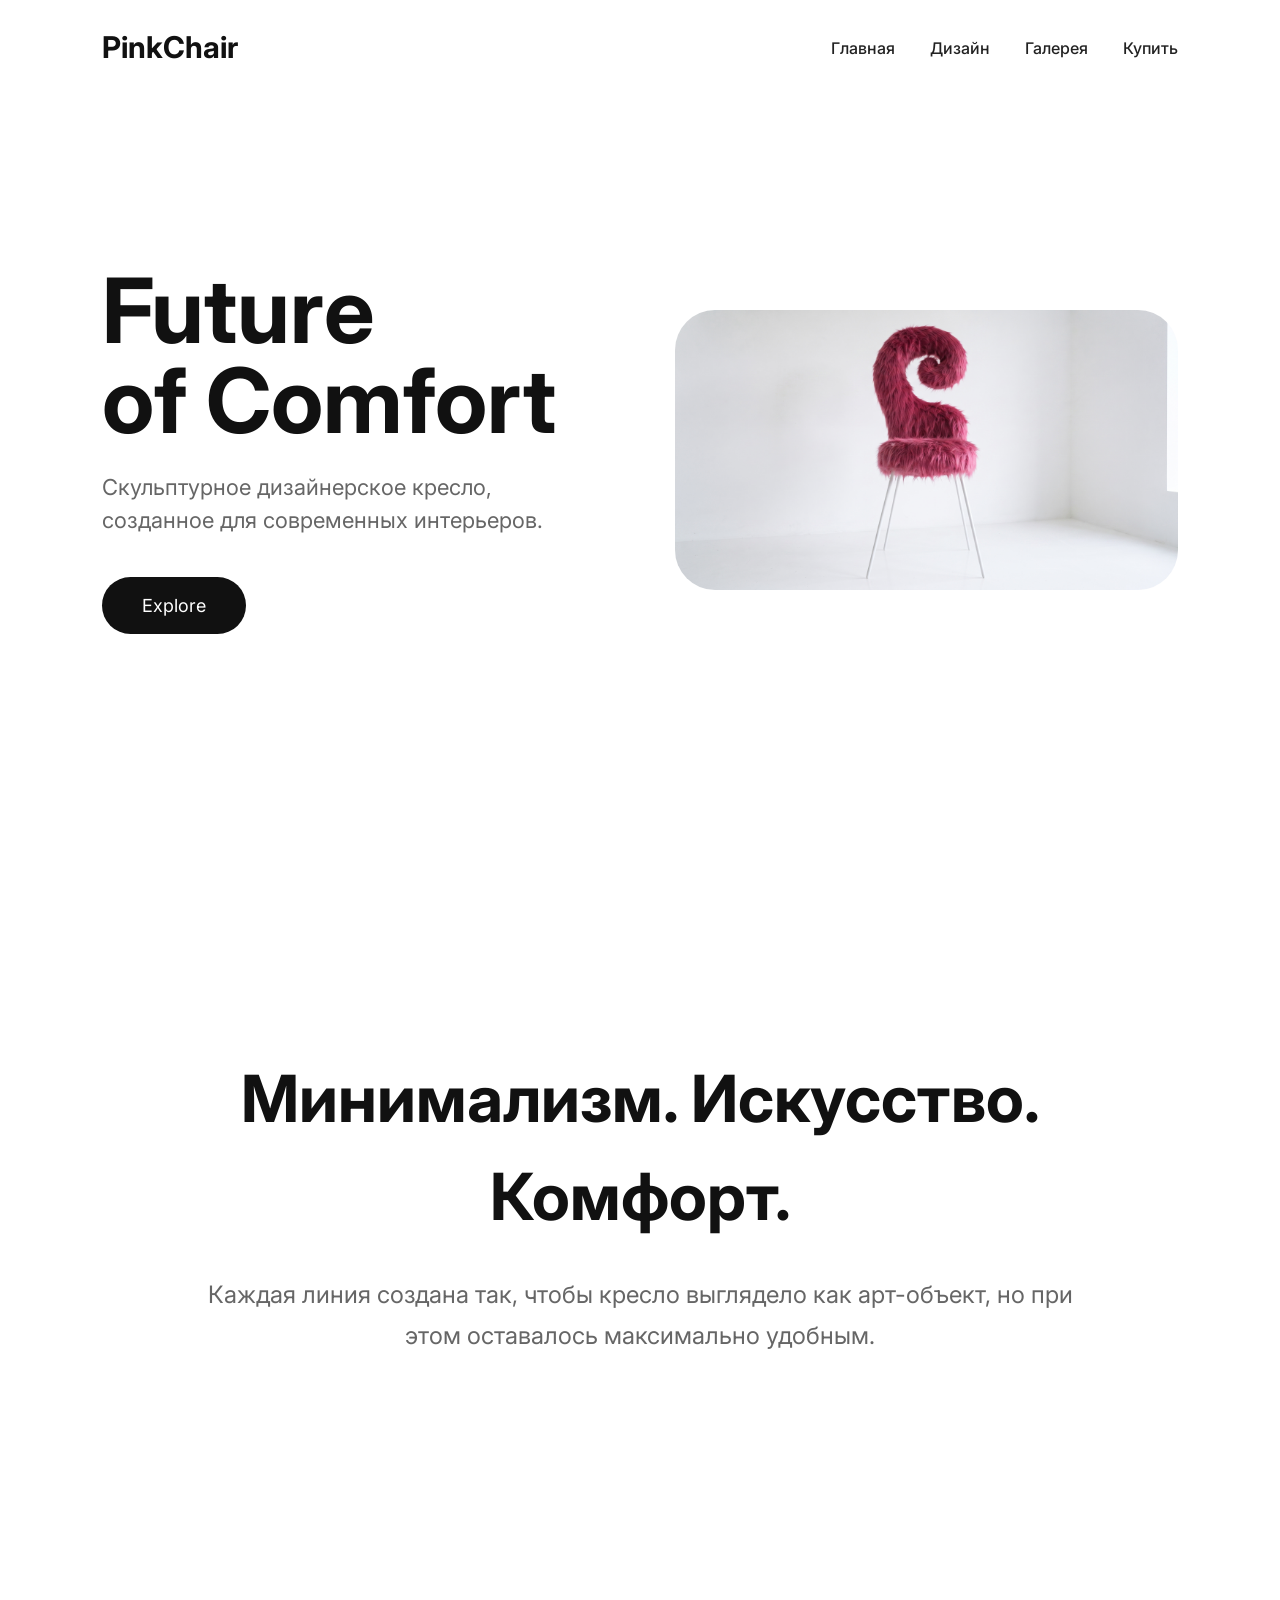
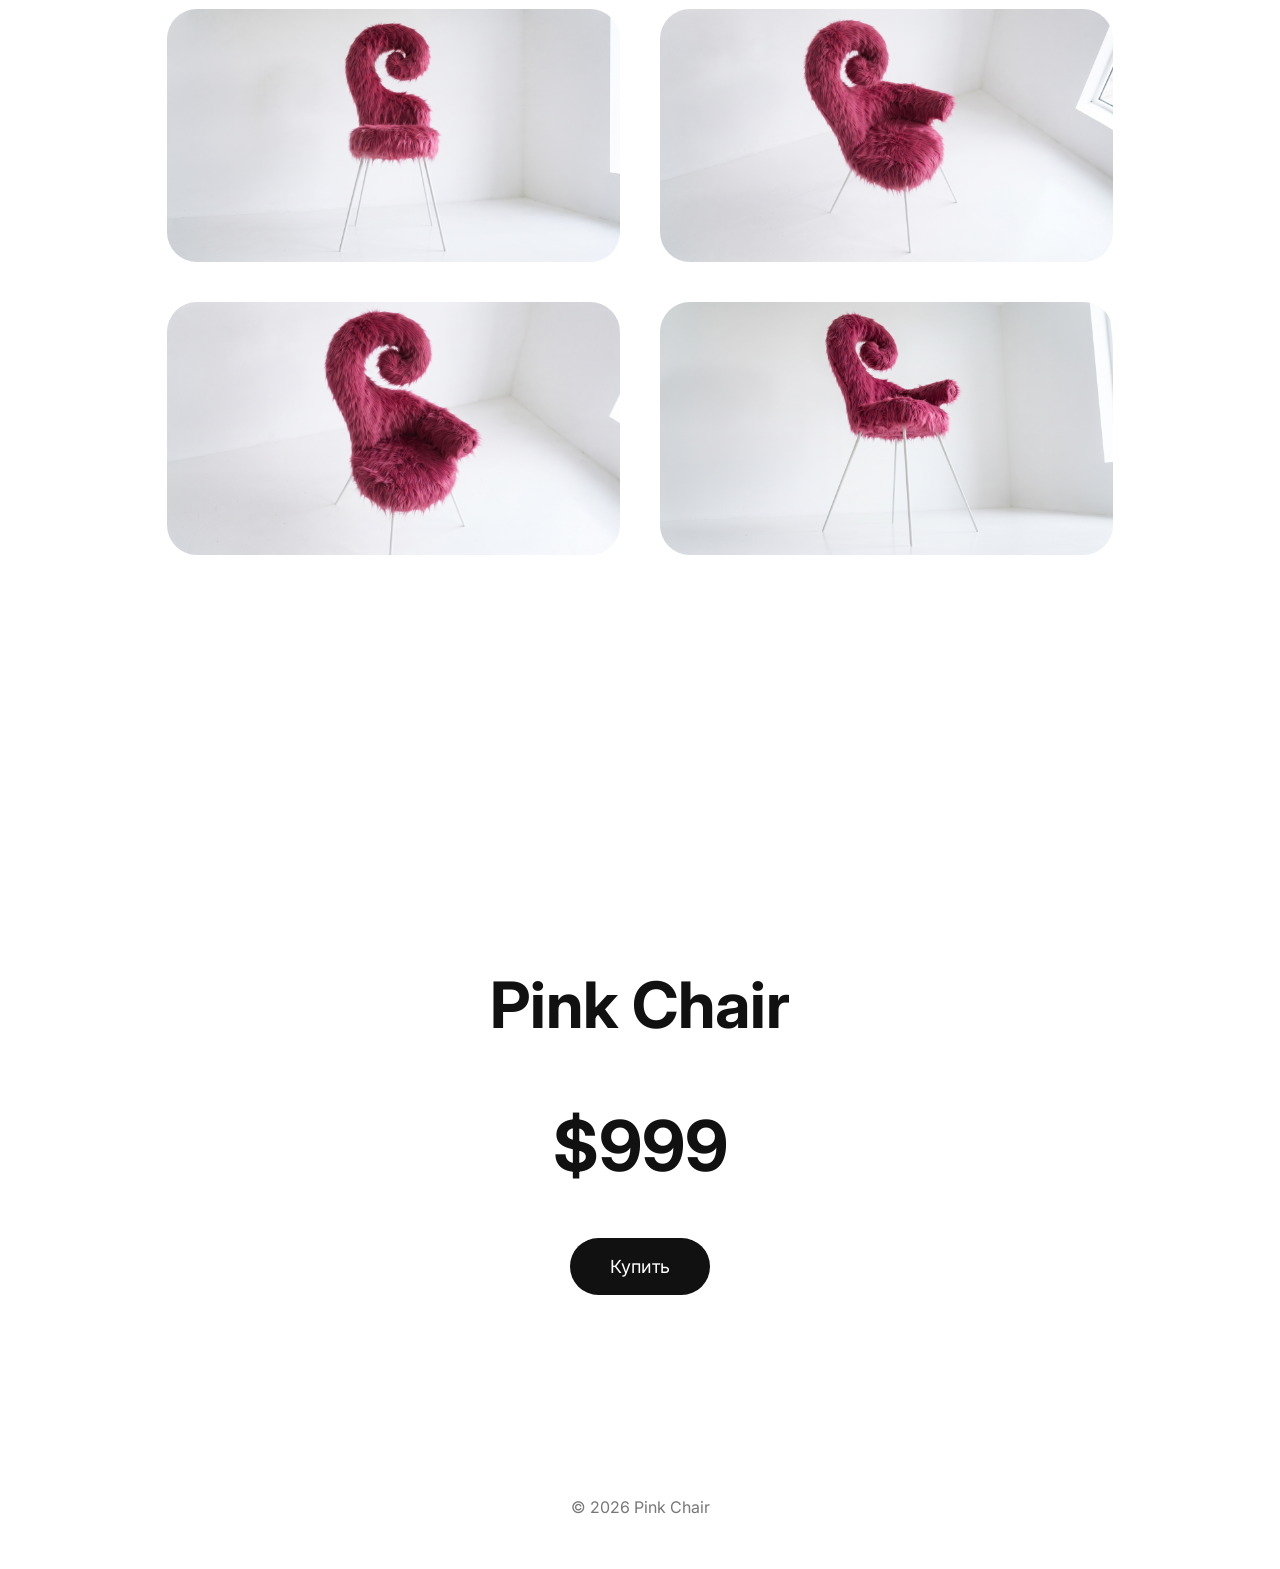
<file: index.html>
<!DOCTYPE html>
<html lang="ru">

<head>

<meta charset="UTF-8">

<meta name="viewport" content="width=device-width, initial-scale=1.0">

<title>Pink Chair</title>

<link rel="preconnect" href="https://fonts.googleapis.com">

<link rel="preconnect" href="https://fonts.gstatic.com" crossorigin>

<link href="https://fonts.googleapis.com/css2?family=Inter:wght@300;400;500;600;700;800&display=swap" rel="stylesheet">

<link rel="stylesheet" href="style.css">

</head>

<body>

<header>

<div class="logo">
PinkChair
</div>

<nav>

<a href="#">Главная</a> 

<a href="#design">Дизайн</a>

<a href="#gallery">Галерея</a>

<a href="#buy">Купить</a>

</nav>

</header>

<section class="hero">

<div class="heroText">

<h1>

Future

<br>

of Comfort

</h1>

<p>

Скульптурное дизайнерское кресло,
созданное для современных интерьеров.

</p>

<a href="#buy">

<button>

Explore

</button>

</a>

</div>

<div class="heroImage">

<img src="chair1.jpg">

</div>

</section>

<section id="design" class="section">

<h2>

Минимализм.

Искусство.

Комфорт.

</h2>

<p>

Каждая линия создана так, чтобы кресло выглядело как арт-объект,
но при этом оставалось максимально удобным.

</p>

</section>

<section id="gallery">

<div class="grid">

<img src="chair1.jpg" alt="">
<img src="chair2.jpg" alt="">
<img src="chair3.jpg" alt="">
<img src="chair4.jpg" alt="">

</div>

</section>

<section id="buy" class="buy">

<h2>

Pink Chair

</h2>

<div class="price">

$999

</div>

<button>

Купить

</button>

</section>

<footer>

© 2026 Pink Chair

</footer>

<script src="script.js"></script>

</body>

</html>
</file>
<file: style.css>
*{

margin:0;

padding:0;

box-sizing:border-box;

font-family:Inter,sans-serif;

}

html{

scroll-behavior:smooth;

}

body{

background:white;

color:#111;

overflow-x:hidden;

}

header{

position:fixed;

top:0;

width:100%;

padding:25px 8%;

display:flex;

justify-content:space-between;

align-items:center;

background:rgba(255,255,255,.85);

backdrop-filter:blur(20px);

z-index:999;

}

.logo{

font-size:30px;

font-weight:700;

}

nav{

display:flex;

gap:35px;

}

nav a{

text-decoration:none;

color:#222;

font-weight:500;

}

.hero{

min-height:100vh;

display:flex;

justify-content:center;

align-items:center;

padding:100px 8%;

gap:80px;

}

.heroText{

flex:1;

}

.heroText h1{

font-size:90px;

line-height:1;

margin-bottom:25px;

}

.heroText p{

font-size:22px;

color:#666;

max-width:500px;

margin-bottom:40px;

}

button{

padding:18px 40px;

border:none;

border-radius:100px;

background:#111;

color:white;

font-size:18px;

cursor:pointer;

transition:.4s;

}

button:hover{

transform:translateY(-5px);

}

.heroImage{

flex:1;

display:flex;

justify-content:center;

}

.heroImage img{

width:100%;

max-width:650px;

border-radius:40px;

transition:1s;

}

.heroImage img:hover{

transform:scale(1.03);

}

.section{

padding:150px 10%;

text-align:center;

}

.section h2{

font-size:65px;

margin-bottom:30px;

}

.section p{

font-size:24px;

color:#666;

max-width:900px;

margin:auto;

line-height:1.7;

}

.grid{

padding:0 8% 150px;

display:grid;

grid-template-columns:repeat(2,1fr);

gap:40px;

}

.grid img{

width:100%;

border-radius:30px;

transition:.6s;

}

.grid img:hover{

transform:scale(1.04);

}

.buy{

padding:150px 8%;

text-align:center;

}

.price{

font-size:70px;

margin:40px;

font-weight:700;

}

footer{

padding:50px;

text-align:center;

color:#777;

}

@media(max-width:900px){

.hero{

flex-direction:column;

text-align:center;

padding-top:140px;

}

.heroText h1{

font-size:56px;

}

.section h2{

font-size:42px;

}

.grid{

grid-template-columns:1fr;

}

nav{

display:none;

}

}


/* ---------- Базовая оптимизация ---------- */

*{
    margin:0;
    padding:0;
    box-sizing:border-box;
}

html{
    scroll-behavior:smooth;
    -webkit-text-size-adjust:100%;
}

body{
    width:100%;
    overflow-x:hidden;
    background:#fff;
    color:#111;
    font-family:Inter,sans-serif;
    line-height:1.5;
}

/* Контейнер */

.container{
    width:min(92%,1400px);
    margin:auto;
}

/* Изображения */

img{
    display:block;
    width:100%;
    height:auto;
    object-fit:cover;
}

/* Видео */

video{
    width:100%;
    height:auto;
}

/* Кнопки */

button{

cursor:pointer;

transition:.3s;

}

button:hover{

transform:translateY(-4px);

}

/* Ссылки */

a{

text-decoration:none;

color:inherit;

}

/* Заголовки */

h1{

font-size:clamp(2.8rem,7vw,6rem);

}

h2{

font-size:clamp(2rem,5vw,4rem);

}

h3{

font-size:clamp(1.3rem,3vw,2rem);

}

p{

font-size:clamp(1rem,2vw,1.2rem);

color:#666;

}

/* Секции */

section{

padding:clamp(60px,8vw,140px) 6%;

}

/* Hero */

.hero{

display:flex;

align-items:center;

justify-content:space-between;

gap:70px;

flex-wrap:wrap;

min-height:100vh;

}

.hero-text{

flex:1 1 450px;

}

.hero-image{

flex:1 1 450px;

}

/* Карточки */

.cards{

display:grid;

grid-template-columns:repeat(auto-fit,minmax(280px,1fr));

gap:30px;

}

.card{

transition:.4s;

}

.card:hover{

transform:translateY(-10px);

}

/* Галерея */

.gallery{

display:grid;

grid-template-columns:repeat(auto-fit,minmax(280px,1fr));

gap:25px;

}

.gallery img{

border-radius:25px;

transition:.6s;

}

.gallery img:hover{

transform:scale(1.03);

}

/* Навигация */

header{

position:fixed;

top:0;

left:0;

width:100%;

z-index:999;

}

nav{

display:flex;

gap:35px;

}

/* Планшеты */

@media(max-width:992px){

.hero{

flex-direction:column;

text-align:center;

}

.hero-text{

order:2;

}

.hero-image{

order:1;

}

}

/* Телефоны */

@media(max-width:768px){

nav{

display:none;

}

section{

padding:70px 20px;

}

.cards{

grid-template-columns:1fr;

}

.gallery{

grid-template-columns:1fr;

}

button{

width:100%;

}

}

/* Маленькие телефоны */

@media(max-width:480px){

.hero{

padding-top:110px;

}

.container{

width:94%;

}

}

/* Большие мониторы */

@media(min-width:1700px){

.container{

max-width:1600px;

}

}
</file>
